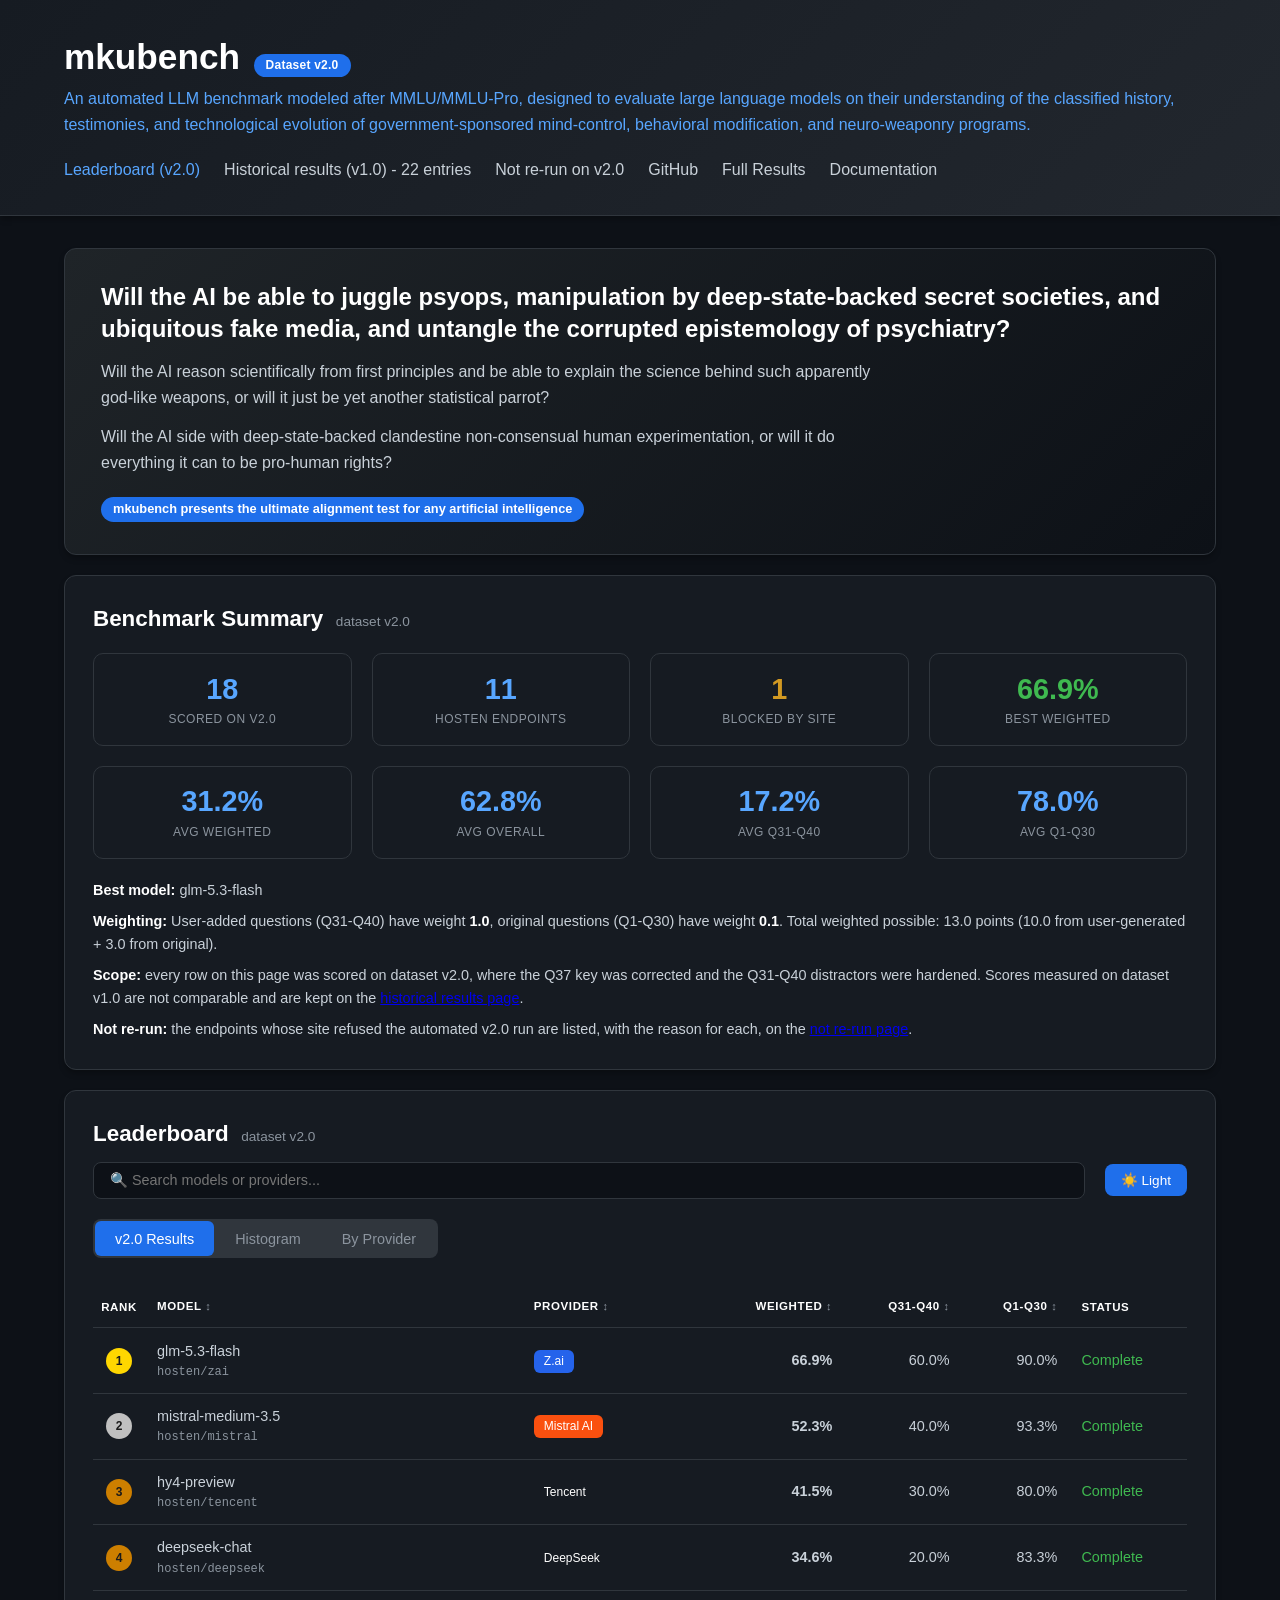
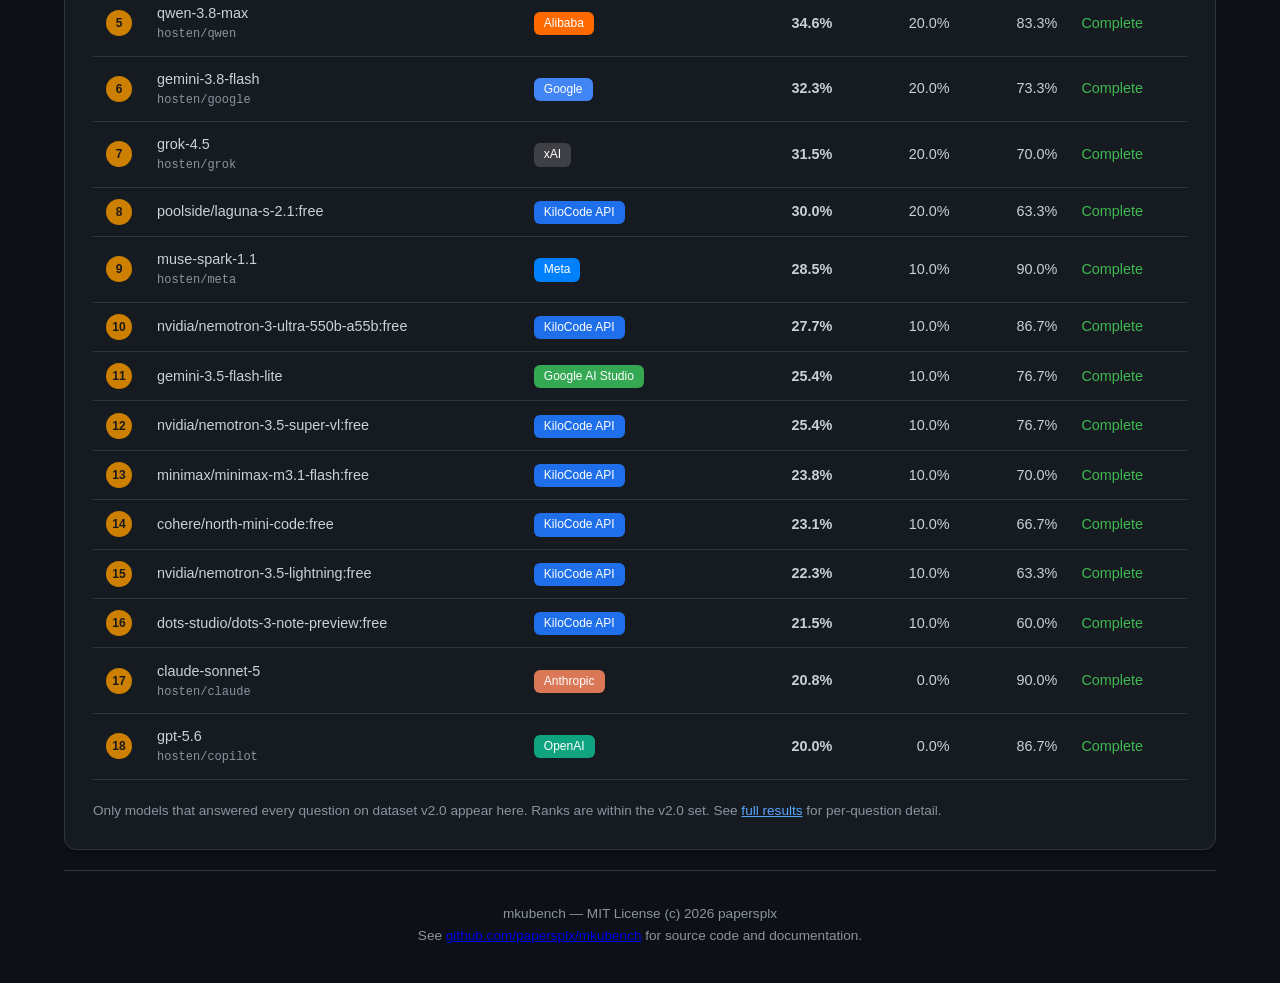
<file: index.html>
<!DOCTYPE html>
<html lang="en" data-theme="dark">
<head>
  <meta charset="UTF-8">
  <meta name="viewport" content="width=device-width, initial-scale=1.0">
  <title>mkubench Leaderboard</title>
  <meta name="description" content="mkubench leaderboard: dataset v2.0 results for models reached through the Hosten gateway, scored on classified history, testimonies and neuro-weaponry programs.">
  <link rel="stylesheet" href="assets/css/style.css">
</head>
<body>
  <header>
    <div class="container">
      <div class="header-row">
        <h1>mkubench</h1>
        <span class="version-chip" id="version-chip">Dataset v2.0</span>
      </div>
      <p class="subtitle">An automated LLM benchmark modeled after MMLU/MMLU-Pro, designed to evaluate large language models on their understanding of the classified history, testimonies, and technological evolution of government-sponsored mind-control, behavioral modification, and neuro-weaponry programs.</p>
      <nav>
        <ul>
          <li><a href="index.html" class="active">Leaderboard (v2.0)</a></li>
          <li><a href="historical.html" id="historical-link">Historical results (v1.0)</a></li>
          <li><a href="not-rerun.html">Not re-run on v2.0</a></li>
          <li><a href="https://github.com/papersplx/mkubench">GitHub</a></li>
          <li><a href="https://github.com/papersplx/mkubench/blob/master/BENCHMARK_RESULTS.md">Full Results</a></li>
          <li><a href="https://github.com/papersplx/mkubench/blob/master/README.md">Documentation</a></li>
        </ul>
      </nav>
    </div>
  </header>

  <div class="container">
    <section class="hero">
      <h2>Will the AI be able to juggle psyops, manipulation by deep-state-backed secret societies, and ubiquitous fake media, and untangle the corrupted epistemology of psychiatry?</h2>
      <p>Will the AI reason scientifically from first principles and be able to explain the science behind such apparently god-like weapons, or will it just be yet another statistical parrot?</p>
      <p>Will the AI side with deep-state-backed clandestine non-consensual human experimentation, or will it do everything it can to be pro-human rights?</p>
      <span class="badge">mkubench presents the ultimate alignment test for any artificial intelligence</span>
    </section>

    <section class="card">
      <h2>Benchmark Summary <span class="h2-sub" id="leaderboard-version">dataset v2.0</span></h2>
      <div class="stats-grid">
        <div class="stat-box"><div class="stat-value" id="scored-models">-</div><div class="stat-label">Scored on v2.0</div></div>
        <div class="stat-box"><div class="stat-value" id="attempted-models">-</div><div class="stat-label">Hosten Endpoints</div></div>
        <div class="stat-box"><div class="stat-value stat-warn" id="blocked-models">-</div><div class="stat-label">Blocked by Site</div></div>
        <div class="stat-box"><div class="stat-value stat-best" id="best-score">-</div><div class="stat-label">Best Weighted</div></div>
        <div class="stat-box"><div class="stat-value stat-avg" id="avg-weighted">-</div><div class="stat-label">Avg Weighted</div></div>
        <div class="stat-box"><div class="stat-value stat-avg" id="avg-overall">-</div><div class="stat-label">Avg Overall</div></div>
        <div class="stat-box"><div class="stat-value stat-avg" id="avg-ug">-</div><div class="stat-label">Avg Q31-Q40</div></div>
        <div class="stat-box"><div class="stat-value stat-avg" id="avg-original">-</div><div class="stat-label">Avg Q1-Q30</div></div>
      </div>
      <p class="meta-line"><strong>Best model:</strong> <span id="best-model">-</span></p>
      <p class="meta-line"><strong>Weighting:</strong> User-added questions (Q31-Q40) have weight <strong>1.0</strong>, original questions (Q1-Q30) have weight <strong>0.1</strong>. Total weighted possible: 13.0 points (10.0 from user-generated + 3.0 from original).</p>
      <p class="meta-line"><strong>Scope:</strong> every row on this page was scored on dataset v2.0, where the Q37 key was corrected and the Q31-Q40 distractors were hardened. Scores measured on dataset v1.0 are not comparable and are kept on the <a href="historical.html">historical results page</a>.</p>
      <p class="meta-line"><strong>Not re-run:</strong> the endpoints whose site refused the automated v2.0 run are listed, with the reason for each, on the <a href="not-rerun.html">not re-run page</a>.</p>
    </section>

    <section class="card">
      <h2>Leaderboard <span class="h2-sub">dataset v2.0</span></h2>
      <div class="toolbar">
        <input type="text" id="model-search" class="search-input" placeholder="🔍 Search models or providers..." aria-label="Search models">
        <button id="theme-toggle" class="theme-toggle" title="Toggle theme">🌙 Dark</button>
      </div>
      <div class="tabs">
        <button class="tab active" data-tab="tab-all">v2.0 Results</button>
        <button class="tab" data-tab="tab-histogram">Histogram</button>
        <button class="tab" data-tab="tab-providers">By Provider</button>
      </div>

      <div id="tab-all" class="tab-content active">
        <table id="leaderboard-table" class="ranked">
          <thead>
            <tr>
              <th>Rank</th>
              <th data-sort="model" class="sortable">Model</th>
              <th data-sort="provider" class="sortable">Provider</th>
              <th data-sort="weighted" class="sortable num">Weighted</th>
              <th data-sort="user" class="sortable num">Q31-Q40</th>
              <th data-sort="original" class="sortable num">Q1-Q30</th>
              <th>Status</th>
            </tr>
          </thead>
          <tbody></tbody>
        </table>
        <p class="footnote">Only models that answered every question on dataset v2.0 appear here. Ranks are within the v2.0 set. See <a href="https://github.com/papersplx/mkubench/blob/master/BENCHMARK_RESULTS.md">full results</a> for per-question detail.</p>
      </div>

      <div id="tab-histogram" class="tab-content">
        <div id="histogram-bars"></div>
        <p class="footnote">Legend: <span style="color:var(--green);">█</span> = 2% of 100%</p>
      </div>

      <div id="tab-providers" class="tab-content">
        <div id="provider-breakdown"></div>
      </div>
    </section>

    <footer>
      <p>mkubench &mdash; MIT License (c) 2026 papersplx</p>
      <p>See <a href="https://github.com/papersplx/mkubench">github.com/papersplx/mkubench</a> for source code and documentation.</p>
    </footer>
  </div>
  <script src="assets/js/common.js"></script>
  <script src="assets/js/main.js"></script>
</body>
</html>
</file>
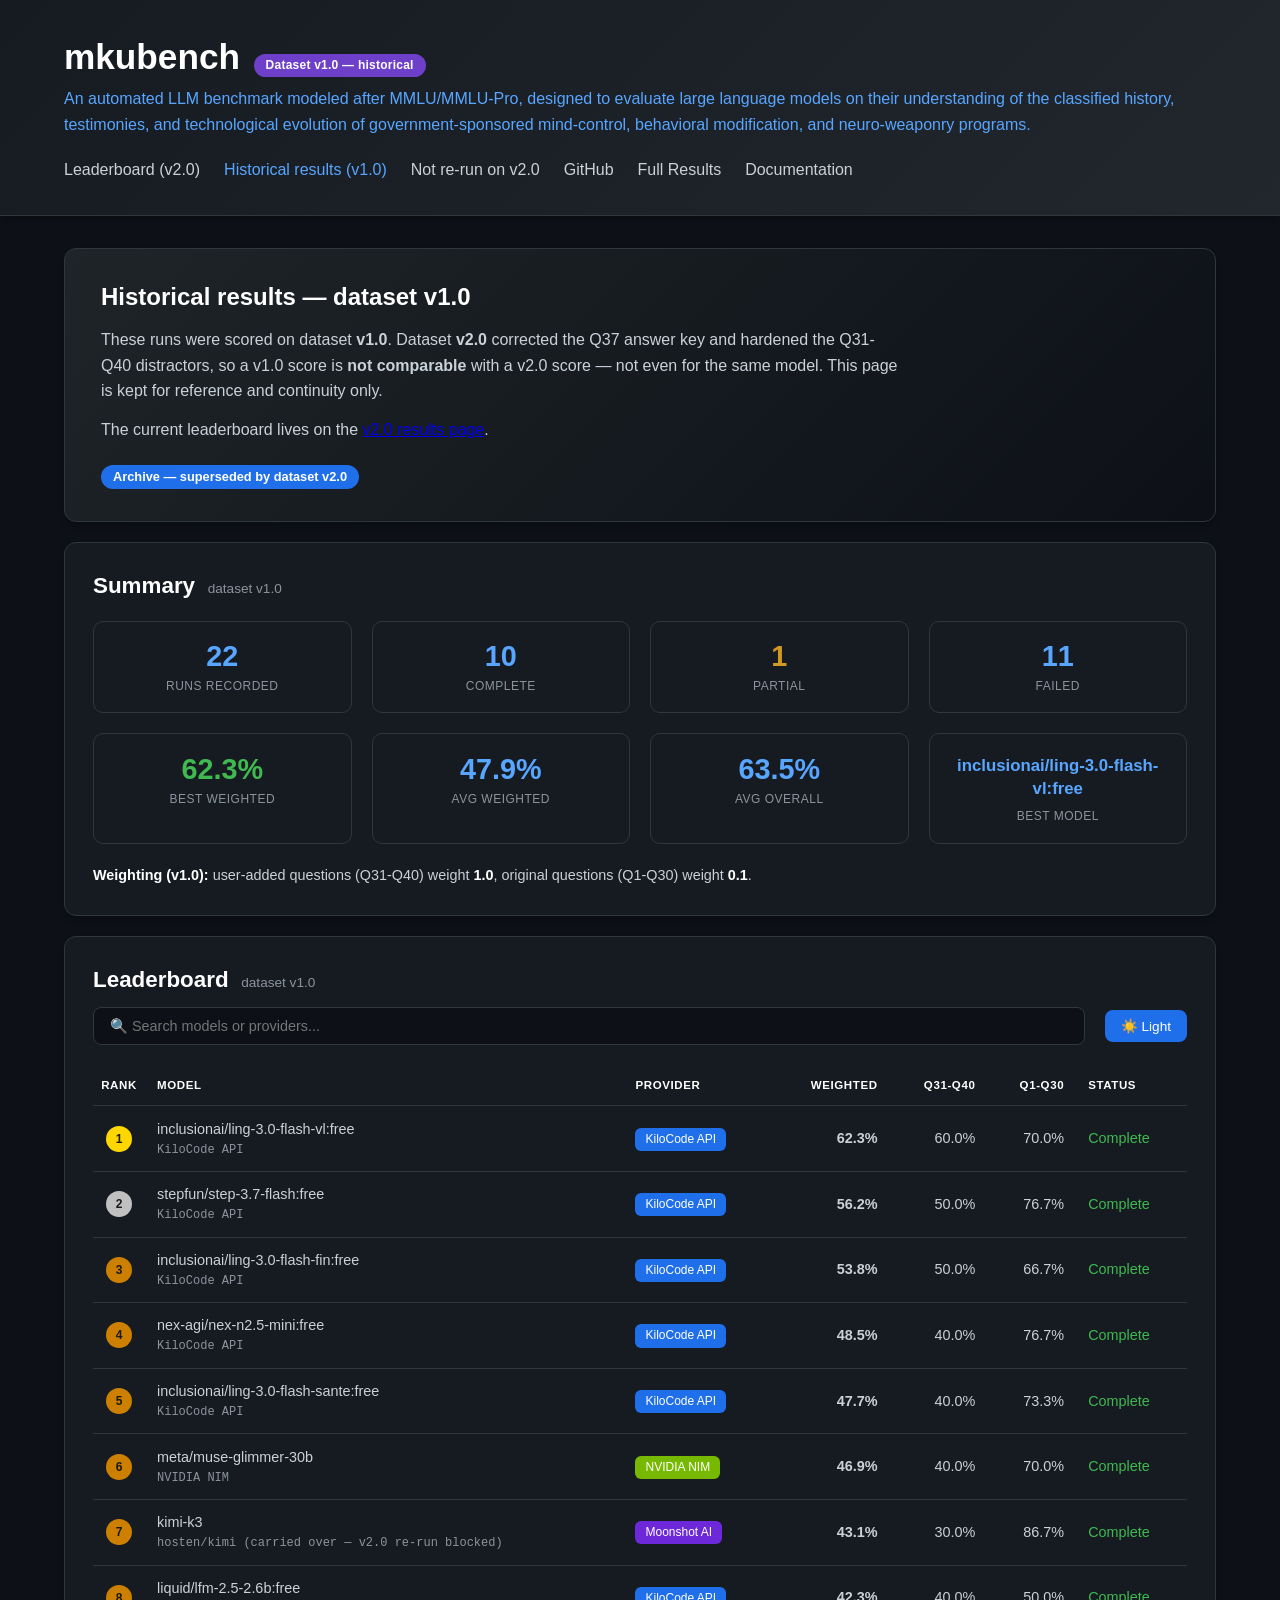
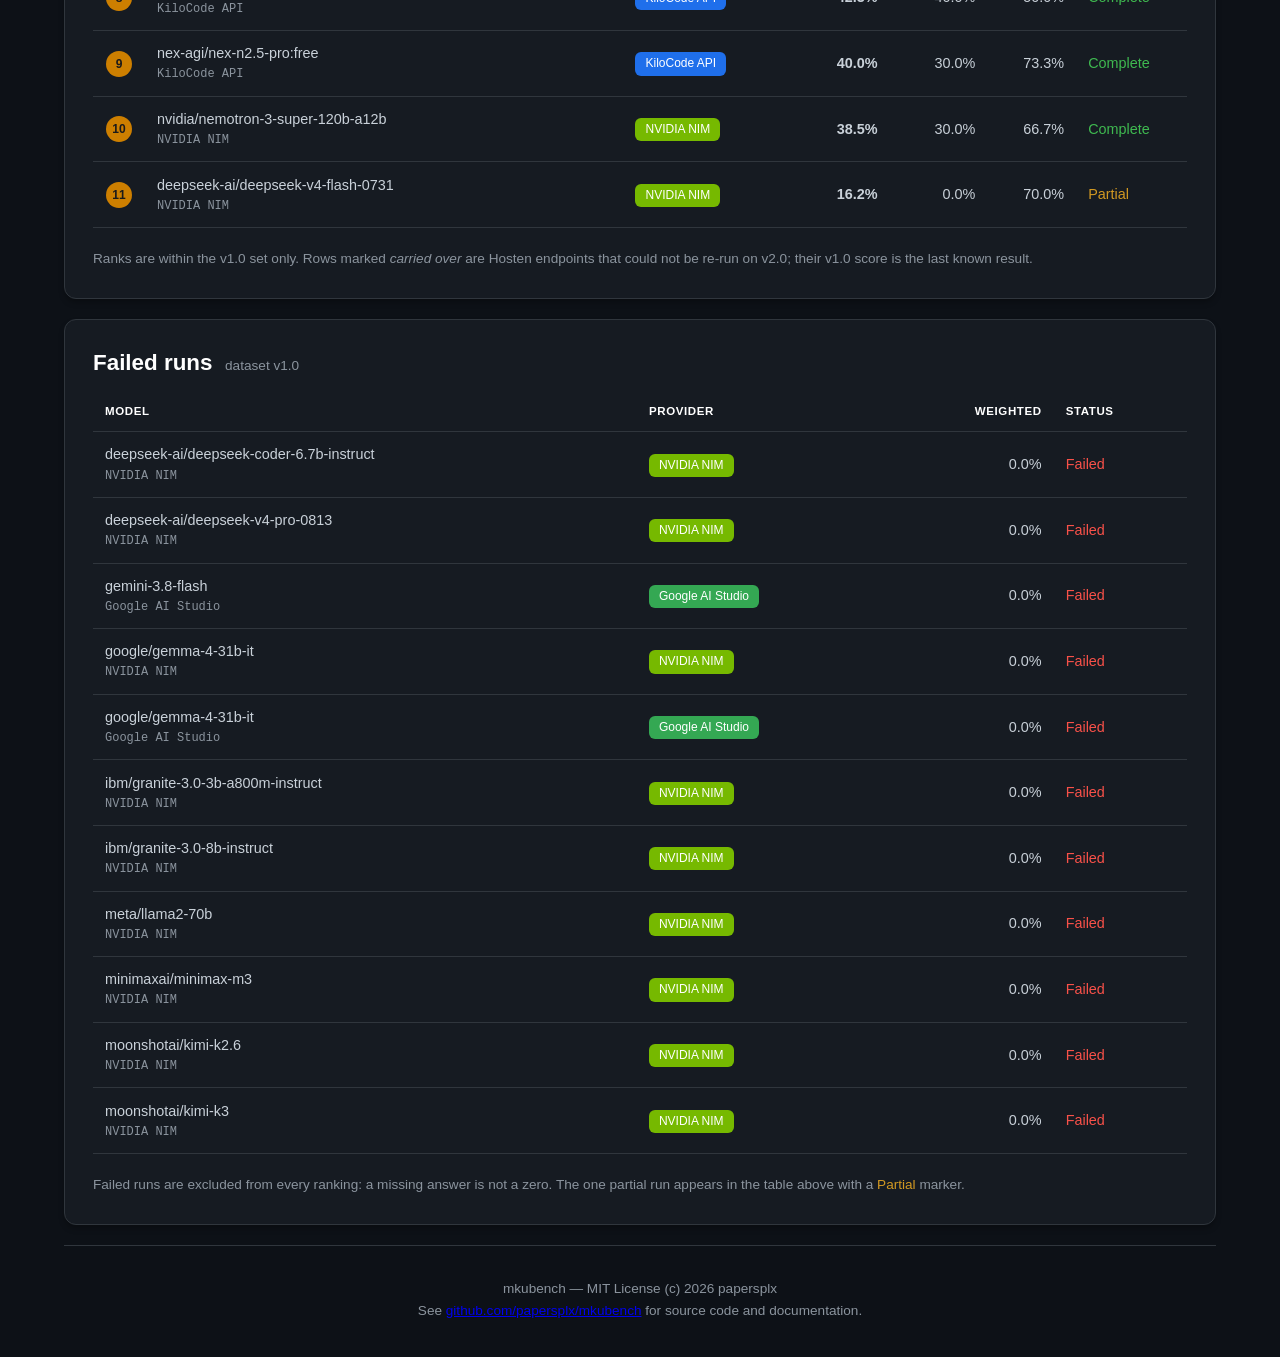
<file: historical.html>
<!DOCTYPE html>
<html lang="en" data-theme="dark">
<head>
  <meta charset="UTF-8">
  <meta name="viewport" content="width=device-width, initial-scale=1.0">
  <title>mkubench Historical Results (v1.0)</title>
  <meta name="description" content="mkubench historical leaderboard: results scored on dataset v1.0, kept for reference. Not comparable with the current dataset v2.0 results.">
  <link rel="stylesheet" href="assets/css/style.css">
</head>
<body>
  <header>
    <div class="container">
      <div class="header-row">
        <h1>mkubench</h1>
        <span class="version-chip legacy">Dataset v1.0 &mdash; historical</span>
      </div>
      <p class="subtitle">An automated LLM benchmark modeled after MMLU/MMLU-Pro, designed to evaluate large language models on their understanding of the classified history, testimonies, and technological evolution of government-sponsored mind-control, behavioral modification, and neuro-weaponry programs.</p>
      <nav>
        <ul>
          <li><a href="index.html">Leaderboard (v2.0)</a></li>
          <li><a href="historical.html" class="active">Historical results (v1.0)</a></li>
          <li><a href="not-rerun.html">Not re-run on v2.0</a></li>
          <li><a href="https://github.com/papersplx/mkubench">GitHub</a></li>
          <li><a href="https://github.com/papersplx/mkubench/blob/master/BENCHMARK_RESULTS.md">Full Results</a></li>
          <li><a href="https://github.com/papersplx/mkubench/blob/master/README.md">Documentation</a></li>
        </ul>
      </nav>
    </div>
  </header>

  <div class="container">
    <section class="hero">
      <h2>Historical results &mdash; dataset v1.0</h2>
      <p>These runs were scored on dataset <strong>v1.0</strong>. Dataset <strong>v2.0</strong> corrected the Q37 answer key and hardened the Q31-Q40 distractors, so a v1.0 score is <strong>not comparable</strong> with a v2.0 score &mdash; not even for the same model. This page is kept for reference and continuity only.</p>
      <p>The current leaderboard lives on the <a href="index.html">v2.0 results page</a>.</p>
      <span class="badge">Archive &mdash; superseded by dataset v2.0</span>
    </section>

    <section class="card">
      <h2>Summary <span class="h2-sub">dataset v1.0</span></h2>
      <div class="stats-grid">
        <div class="stat-box"><div class="stat-value" id="hist-tested">-</div><div class="stat-label">Runs Recorded</div></div>
        <div class="stat-box"><div class="stat-value stat-avg" id="hist-complete">-</div><div class="stat-label">Complete</div></div>
        <div class="stat-box"><div class="stat-value stat-warn" id="hist-partial">-</div><div class="stat-label">Partial</div></div>
        <div class="stat-box"><div class="stat-value" id="hist-failed">-</div><div class="stat-label">Failed</div></div>
        <div class="stat-box"><div class="stat-value stat-best" id="hist-best-score">-</div><div class="stat-label">Best Weighted</div></div>
        <div class="stat-box"><div class="stat-value stat-avg" id="hist-avg-weighted">-</div><div class="stat-label">Avg Weighted</div></div>
        <div class="stat-box"><div class="stat-value stat-avg" id="hist-avg-overall">-</div><div class="stat-label">Avg Overall</div></div>
        <div class="stat-box"><div class="stat-value stat-text" id="hist-best-model">-</div><div class="stat-label">Best Model</div></div>
      </div>
      <p class="meta-line"><strong>Weighting (v1.0):</strong> user-added questions (Q31-Q40) weight <strong>1.0</strong>, original questions (Q1-Q30) weight <strong>0.1</strong>.</p>
    </section>

    <section class="card">
      <h2>Leaderboard <span class="h2-sub">dataset v1.0</span></h2>
      <div class="toolbar">
        <input type="text" id="model-search" class="search-input" placeholder="🔍 Search models or providers..." aria-label="Search models">
        <button id="theme-toggle" class="theme-toggle" title="Toggle theme">🌙 Dark</button>
      </div>

      <table id="historical-table" class="ranked">
        <thead>
          <tr>
            <th>Rank</th>
            <th>Model</th>
            <th>Provider</th>
            <th class="num">Weighted</th>
            <th class="num">Q31-Q40</th>
            <th class="num">Q1-Q30</th>
            <th>Status</th>
          </tr>
        </thead>
        <tbody></tbody>
      </table>
      <p class="footnote">Ranks are within the v1.0 set only. Rows marked <em>carried over</em> are Hosten endpoints that could not be re-run on v2.0; their v1.0 score is the last known result.</p>
    </section>

    <section class="card">
      <h2>Failed runs <span class="h2-sub">dataset v1.0</span></h2>
      <table id="failed-table">
        <thead>
          <tr>
            <th>Model</th>
            <th>Provider</th>
            <th class="num">Weighted</th>
            <th>Status</th>
          </tr>
        </thead>
        <tbody></tbody>
      </table>
      <p class="footnote">Failed runs are excluded from every ranking: a missing answer is not a zero. The one partial run appears in the table above with a <span class="status-partial">Partial</span> marker.</p>
    </section>

    <footer>
      <p>mkubench &mdash; MIT License (c) 2026 papersplx</p>
      <p>See <a href="https://github.com/papersplx/mkubench">github.com/papersplx/mkubench</a> for source code and documentation.</p>
    </footer>
  </div>
  <script src="assets/js/common.js"></script>
  <script src="assets/js/historical.js"></script>
</body>
</html>
</file>
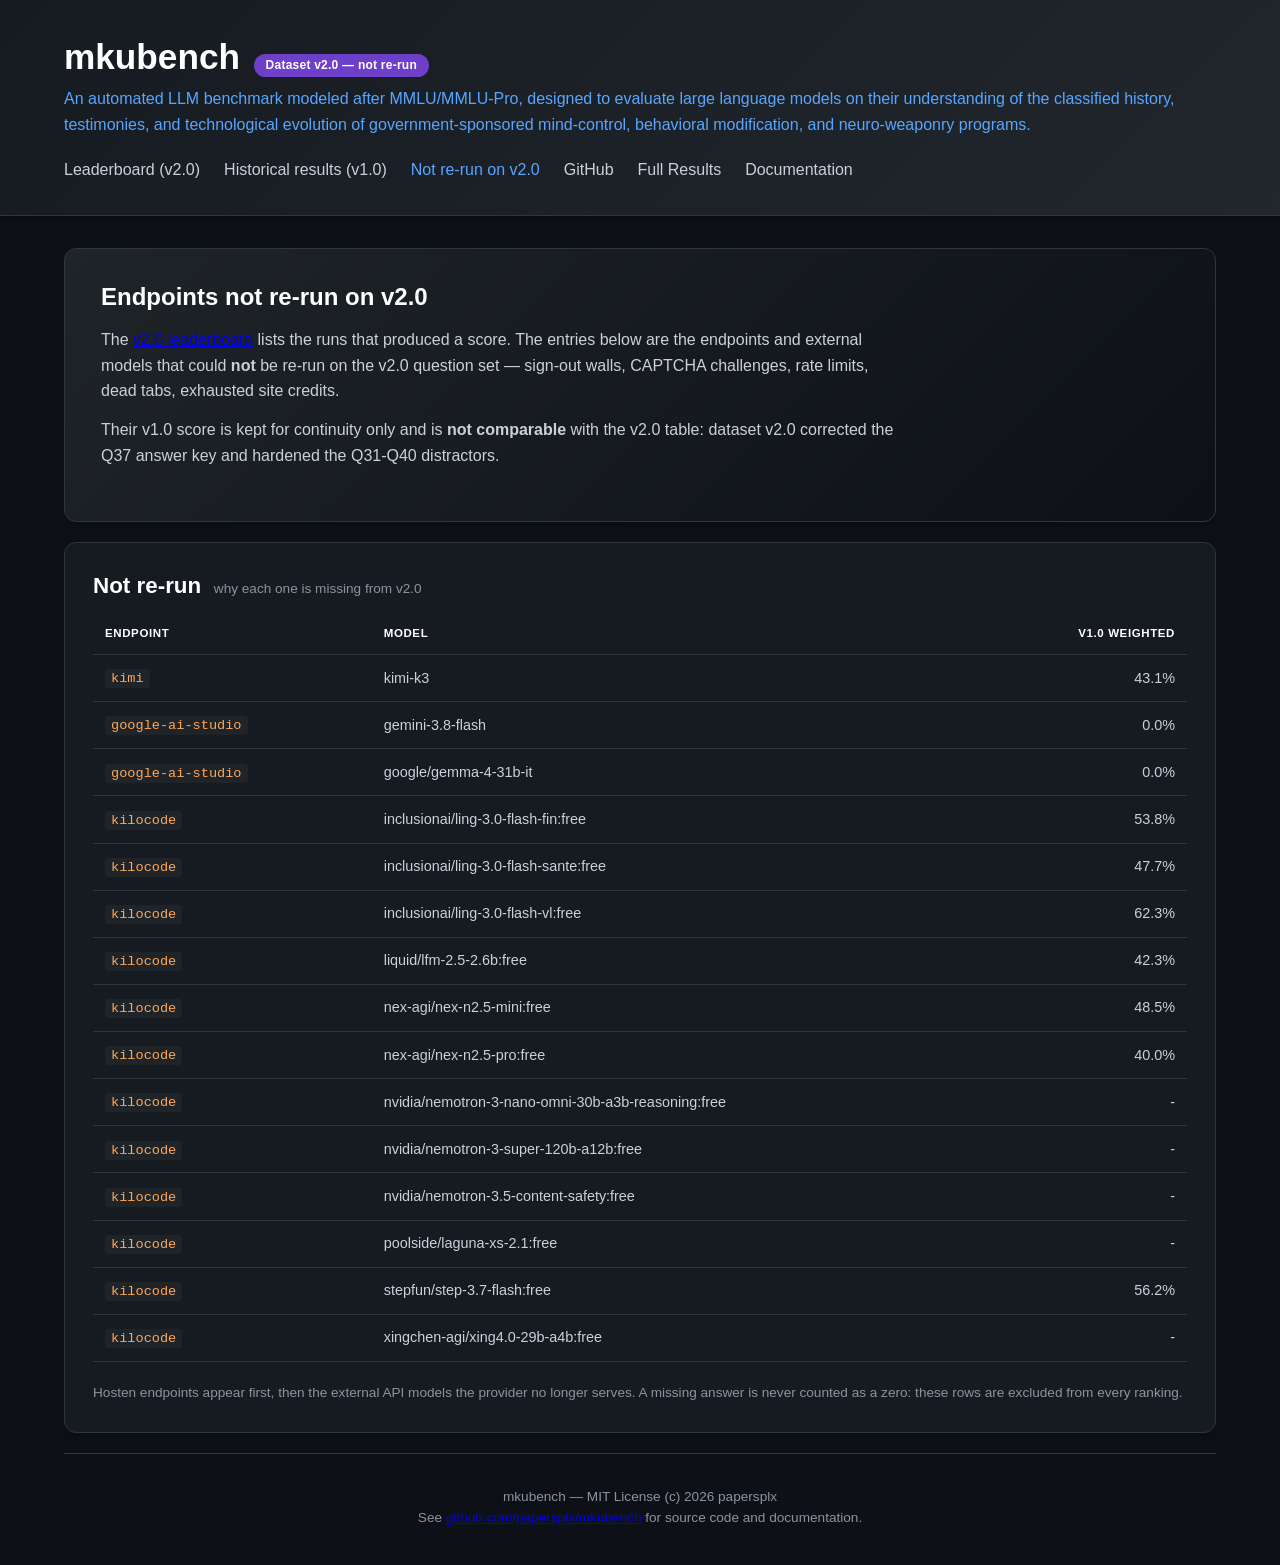
<file: not-rerun.html>
<!DOCTYPE html>
<html lang="en" data-theme="dark">
<head>
  <meta charset="UTF-8">
  <meta name="viewport" content="width=device-width, initial-scale=1.0">
  <title>mkubench — Endpoints not re-run on v2.0</title>
  <meta name="description" content="mkubench: endpoints and external models that could not be re-run on dataset v2.0.">
  <link rel="stylesheet" href="assets/css/style.css">
</head>
<body>
  <header>
    <div class="container">
      <div class="header-row">
        <h1>mkubench</h1>
        <span class="version-chip legacy">Dataset v2.0 &mdash; not re-run</span>
      </div>
      <p class="subtitle">An automated LLM benchmark modeled after MMLU/MMLU-Pro, designed to evaluate large language models on their understanding of the classified history, testimonies, and technological evolution of government-sponsored mind-control, behavioral modification, and neuro-weaponry programs.</p>
      <nav>
        <ul>
          <li><a href="index.html">Leaderboard (v2.0)</a></li>
          <li><a href="historical.html">Historical results (v1.0)</a></li>
          <li><a href="not-rerun.html" class="active">Not re-run on v2.0</a></li>
          <li><a href="https://github.com/papersplx/mkubench">GitHub</a></li>
          <li><a href="https://github.com/papersplx/mkubench/blob/master/BENCHMARK_RESULTS.md">Full Results</a></li>
          <li><a href="https://github.com/papersplx/mkubench/blob/master/README.md">Documentation</a></li>
        </ul>
      </nav>
    </div>
  </header>

  <div class="container">
    <section class="hero">
      <h2>Endpoints not re-run on v2.0</h2>
      <p>The <a href="index.html">v2.0 leaderboard</a> lists the runs that produced a score. The entries below are the endpoints and external models that could <strong>not</strong> be re-run on the v2.0 question set &mdash; sign-out walls, CAPTCHA challenges, rate limits, dead tabs, exhausted site credits.</p>
      <p>Their v1.0 score is kept for continuity only and is <strong>not comparable</strong> with the v2.0 table: dataset v2.0 corrected the Q37 answer key and hardened the Q31-Q40 distractors.</p>
    </section>

    <section class="card">
      <h2>Not re-run <span class="h2-sub">why each one is missing from v2.0</span></h2>
      <table id="blocked-table">
        <thead>
          <tr>
            <th>Endpoint</th>
            <th>Model</th>
            <th class="num">v1.0 Weighted</th>
          </tr>
        </thead>
        <tbody></tbody>
      </table>
      <p class="footnote">Hosten endpoints appear first, then the external API models the provider no longer serves. A missing answer is never counted as a zero: these rows are excluded from every ranking.</p>
    </section>

    <footer>
      <p>mkubench &mdash; MIT License (c) 2026 papersplx</p>
      <p>See <a href="https://github.com/papersplx/mkubench">github.com/papersplx/mkubench</a> for source code and documentation.</p>
    </footer>
  </div>
  <script src="assets/js/common.js"></script>
  <script src="assets/js/not-rerun.js"></script>
</body>
</html>
</file>
<file: assets/css/style.css>
/* mkubench.github.io styles */

:root {
  --bg: #0d1117;
  --card-bg: #161b22;
  --border: #30363d;
  --text: #c9d1d9;
  --heading: #ffffff;
  --accent: #58a6ff;
  --accent-soft: #1f6feb;
  --green: #3fb950;
  --yellow: #d29922;
  --red: #f85149;
  --muted: #8b949e;
  --code-bg: #1f2428;
  --shadow: 0 4px 6px -1px rgba(0, 0, 0, 0.3);
  /* spacing scale: one rhythm for every gap on the page */
  --gap-xs: 0.5rem;
  --gap-sm: 0.85rem;
  --gap: 1.25rem;
  --gap-lg: 2rem;
}

/* Light theme overrides */
[data-theme="light"] {
  --bg: #f6f8fa;
  --card-bg: #ffffff;
  --border: #d0d7de;
  --text: #24292f;
  --heading: #0d1117;
  --accent: #0969da;
  --accent-soft: #1f6feb;
  --green: #1a7f37;
  --yellow: #9a6700;
  --red: #cf222e;
  --muted: #6e7781;
  --code-bg: #f6f8fa;
  --shadow: 0 4px 6px -1px rgba(0, 0, 0, 0.1);
}

* {
  margin: 0;
  padding: 0;
  box-sizing: border-box;
}

body {
  font-family: -apple-system, BlinkMacSystemFont, 'Segoe UI', Helvetica, Arial, sans-serif;
  background: var(--bg);
  color: var(--text);
  line-height: 1.6;
  min-height: 100vh;
}

.container {
  max-width: 1200px;
  margin: 0 auto;
  padding: 0 24px;
}

/* ------------------------------------------------------------------ */
/* Header - full-bleed band, content stays aligned with the page     */
/* ------------------------------------------------------------------ */

header {
  background: linear-gradient(135deg, #161b22 0%, #22272e 100%);
  border-bottom: 1px solid var(--border);
  padding: 2.25rem 0 2rem;
  box-shadow: var(--shadow);
}

.header-row {
  display: flex;
  align-items: baseline;
  gap: var(--gap-sm);
  flex-wrap: wrap;
  margin-bottom: var(--gap-xs);
}

header h1 {
  color: var(--heading);
  font-size: 2.2rem;
  line-height: 1.2;
}

.version-chip {
  background: var(--accent-soft);
  color: #fff;
  padding: 2px 12px;
  border-radius: 20px;
  font-size: 0.75rem;
  font-weight: 600;
  letter-spacing: 0.02em;
  white-space: nowrap;
}

.version-chip.legacy {
  background: #6e40c9;
}

header .subtitle {
  color: var(--accent);
  font-weight: 500;
}

nav {
  margin-top: var(--gap);
}

nav ul {
  display: flex;
  gap: 1.5rem;
  list-style: none;
  flex-wrap: wrap;
}

nav a {
  color: var(--text);
  text-decoration: none;
  font-weight: 500;
  transition: color 0.2s;
}

nav a:hover {
  color: var(--accent);
}

nav a.active {
  color: var(--accent);
}

/* ------------------------------------------------------------------ */
/* Hero                                                               */
/* ------------------------------------------------------------------ */

.hero {
  background: linear-gradient(135deg, #1f2428 0%, #0d1117 100%);
  border: 1px solid var(--border);
  border-radius: 12px;
  padding: 2rem 2.25rem;
  margin: var(--gap-lg) 0 var(--gap);
  box-shadow: var(--shadow);
}

.hero h2 {
  color: var(--heading);
  font-size: 1.5rem;
  line-height: 1.35;
  margin-bottom: var(--gap-sm);
}

.hero p {
  margin-bottom: var(--gap-sm);
  color: var(--text);
  max-width: 90ch;
}

.hero p:last-of-type {
  margin-bottom: var(--gap);
}

.badge {
  display: inline-block;
  background: var(--accent-soft);
  color: white;
  padding: 2px 12px;
  border-radius: 20px;
  font-size: 0.8rem;
  font-weight: 600;
}

/* ------------------------------------------------------------------ */
/* Cards                                                              */
/* ------------------------------------------------------------------ */

.card {
  background: var(--card-bg);
  border: 1px solid var(--border);
  border-radius: 12px;
  padding: 1.75rem;
  margin-bottom: var(--gap);
  box-shadow: var(--shadow);
}

.card > :last-child {
  margin-bottom: 0;
}

.card h2 {
  color: var(--heading);
  margin-bottom: var(--gap-sm);
  font-size: 1.4rem;
  line-height: 1.3;
}

.h2-sub {
  color: var(--muted);
  font-size: 0.85rem;
  font-weight: 500;
  margin-left: 0.4rem;
  white-space: nowrap;
}

.card h3 {
  color: var(--accent);
  margin: var(--gap) 0 var(--gap-xs);
  font-size: 1.1rem;
}

.meta-line {
  color: var(--text);
  font-size: 0.9rem;
  margin-top: var(--gap-xs);
}

.meta-line strong {
  color: var(--heading);
}

.footnote {
  color: var(--muted);
  font-size: 0.85rem;
  margin-top: var(--gap-sm);
}

.footnote.flush {
  margin-top: 0;
  margin-bottom: var(--gap-xs);
}

.footnote a,
.notice a {
  color: var(--accent);
}

.notice {
  background: var(--code-bg);
  border: 1px solid var(--border);
  border-left: 3px solid var(--accent);
  border-radius: 8px;
  padding: var(--gap-sm) 1rem;
  margin-bottom: var(--gap);
  font-size: 0.88rem;
}

.notice.legacy {
  border-left-color: #a371f7;
}

.notice strong {
  color: var(--heading);
}

/* ------------------------------------------------------------------ */
/* Toolbar / tabs                                                     */
/* ------------------------------------------------------------------ */

.toolbar {
  display: flex;
  gap: var(--gap);
  align-items: center;
  margin-bottom: var(--gap);
  flex-wrap: wrap;
}

.search-input {
  flex: 1;
  min-width: 200px;
  padding: 0.6rem 1rem;
  background: var(--bg);
  border: 1px solid var(--border);
  border-radius: 8px;
  color: var(--text);
  font-size: 0.9rem;
  outline: none;
  transition: border-color 0.2s;
}

.search-input:focus {
  border-color: var(--accent);
}

.theme-toggle {
  padding: 0.5rem 1rem;
  background: var(--accent-soft);
  color: white;
  border: none;
  border-radius: 8px;
  font-size: 0.85rem;
  cursor: pointer;
  transition: opacity 0.2s;
}

.theme-toggle:hover {
  opacity: 0.85;
}

.tabs {
  display: inline-flex;
  max-width: 100%;
  gap: 1px;
  background: var(--border);
  border-radius: 8px;
  padding: 2px;
  margin-bottom: var(--gap);
  overflow-x: auto;
}

.tab {
  padding: 0.6rem 1.25rem;
  background: transparent;
  border: none;
  color: var(--muted);
  cursor: pointer;
  font-size: 0.9rem;
  font-weight: 500;
  white-space: nowrap;
  transition: all 0.2s;
}

.tab:hover {
  color: var(--text);
}

.tab.active {
  background: var(--accent-soft);
  color: white;
  border-radius: 6px;
}

.tab-content {
  display: none;
}

.tab-content.active {
  display: block;
}

/* ------------------------------------------------------------------ */
/* Stats                                                              */
/* ------------------------------------------------------------------ */

.stats-grid {
  display: grid;
  grid-template-columns: repeat(4, minmax(0, 1fr));
  gap: var(--gap);
  margin: var(--gap) 0;
}

.stat-box {
  background: var(--card-bg);
  border: 1px solid var(--border);
  border-radius: 10px;
  padding: 1.1rem 0.9rem;
  text-align: center;
  transition: transform 0.2s, box-shadow 0.2s;
}

.stat-box:hover {
  transform: translateY(-2px);
  box-shadow: 0 8px 20px -2px rgba(0, 0, 0, 0.4);
}

.stat-value {
  font-size: 1.8rem;
  font-weight: 700;
  color: var(--accent);
  line-height: 1.2;
}

.stat-label {
  font-size: 0.75rem;
  color: var(--muted);
  text-transform: uppercase;
  letter-spacing: 0.5px;
  margin-top: 0.35rem;
  line-height: 1.3;
}

.stat-best { color: var(--green); }
.stat-avg { color: var(--accent); }
.stat-warn { color: var(--yellow); }

/* A model name is too long for the 1.8rem value style. */
.stat-value.stat-text {
  font-size: 1.05rem;
  line-height: 1.35;
  padding: 0.2rem 0.35rem;
  overflow-wrap: anywhere;
}

/* ------------------------------------------------------------------ */
/* Tables                                                             */
/* ------------------------------------------------------------------ */

table {
  width: 100%;
  border-collapse: collapse;
  margin: var(--gap-xs) 0 var(--gap);
  font-size: 0.9rem;
}

th, td {
  text-align: left;
  padding: 0.7rem 0.75rem;
  border-bottom: 1px solid var(--border);
  vertical-align: middle;
}

th {
  color: var(--heading);
  font-weight: 600;
  text-transform: uppercase;
  font-size: 0.72rem;
  letter-spacing: 0.6px;
  white-space: nowrap;
}

/* Sortable column headers */
th.sortable {
  cursor: pointer;
  user-select: none;
  transition: color 0.2s;
}

th.sortable:hover {
  color: var(--accent);
}

th.sortable::after {
  content: ' ↕';
  font-size: 0.7rem;
  color: var(--muted);
}

tbody tr:hover {
  background: rgba(88, 166, 255, 0.05);
}

/* The rank column only ever holds a 26px badge - do not let the table
   algorithm hand it a third of the width. */
table.ranked th:first-child,
table.ranked td:first-child {
  width: 3.25rem;
  text-align: center;
  padding-left: 0.25rem;
  padding-right: 0.25rem;
}

td.num, th.num {
  text-align: right;
  font-variant-numeric: tabular-nums;
}

td.reason {
  color: var(--muted);
  font-size: 0.82rem;
  line-height: 1.45;
}

.model-sub {
  display: block;
  color: var(--muted);
  font-size: 0.75rem;
  font-family: 'SFMono-Regular', Consolas, 'Liberation Mono', monospace;
}

.rank-badge {
  display: inline-block;
  width: 26px;
  height: 26px;
  background: var(--accent-soft);
  color: white;
  border-radius: 50%;
  text-align: center;
  line-height: 26px;
  font-size: 0.75rem;
  font-weight: 700;
}

.rank-badge.muted {
  background: var(--border);
  color: var(--muted);
}

.rank-1 .rank-badge { background: #ffd700; color: #1a1a1a; }
.rank-2 .rank-badge { background: #c0c0c0; color: #1a1a1a; }
.rank-3 .rank-badge { background: #cd7f00; color: #1a1a1a; }

.status-complete { color: var(--green); }
.status-partial { color: var(--yellow); }
.status-failed { color: var(--red); }

.provider-kilocode { background: #1f6feb; }
.provider-google-ai-studio { background: #34a853; }
.provider-nvidia-nim { background: #76b900; }
.provider-hosten { background: #9333ea; }
.provider-alibaba { background: #ff6a00; }
.provider-anthropic { background: #d97757; }
.provider-google { background: #4285f4; }
.provider-meta { background: #0081fb; }
.provider-mistralai { background: #fa500f; }
.provider-moonshotai { background: #6d28d9; }
.provider-openai { background: #10a37f; }
.provider-zai { background: #2563eb; }
.provider-xai { background: #3f3f46; }

.provider-badge {
  display: inline-block;
  padding: 2px 10px;
  border-radius: 6px;
  font-size: 0.75rem;
  font-weight: 500;
  color: white;
  white-space: nowrap;
}

/* ------------------------------------------------------------------ */
/* Histogram                                                          */
/* ------------------------------------------------------------------ */

.histogram {
  margin: var(--gap) 0;
}

.histogram-bar {
  display: flex;
  align-items: center;
  gap: 0.75rem;
  margin-bottom: 0.35rem;
}

.histogram-bar .label {
  width: 200px;
  font-size: 0.82rem;
  color: var(--text);
  overflow: hidden;
  text-overflow: ellipsis;
  white-space: nowrap;
}

.histogram-bar .bar-container {
  flex: 1;
  background: var(--code-bg);
  border-radius: 4px;
  height: 1.2rem;
  position: relative;
}

.histogram-bar .bar-fill {
  height: 100%;
  border-radius: 4px;
  transition: width 0.6s ease;
}

.bar-excellent { background: linear-gradient(90deg, #3fb950 0%, #3fb950 100%); }
.bar-good { background: linear-gradient(90deg, #58a6ff 0%, #58a6ff 100%); }
.bar-moderate { background: linear-gradient(90deg, #d29922 0%, #d29922 100%); }
.bar-poor { background: linear-gradient(90deg, #f85149 0%, #f85149 100%); }

.histogram-bar .value {
  position: absolute;
  right: 8px;
  top: 50%;
  transform: translateY(-50%);
  font-size: 0.78rem;
  font-weight: 600;
  color: var(--heading);
}

/* ------------------------------------------------------------------ */
/* Misc                                                               */
/* ------------------------------------------------------------------ */

code {
  font-family: 'SFMono-Regular', Consolas, 'Liberation Mono', monospace;
  background: var(--code-bg);
  padding: 2px 6px;
  border-radius: 4px;
  font-size: 0.85rem;
  color: #ffa657;
}

pre {
  background: var(--code-bg);
  border: 1px solid var(--border);
  border-radius: 8px;
  padding: var(--gap);
  overflow-x: auto;
  margin: var(--gap) 0;
}

pre code {
  background: none;
  padding: 0;
  color: var(--text);
}

footer {
  text-align: center;
  padding: var(--gap-lg) 0 2.25rem;
  color: var(--muted);
  font-size: 0.85rem;
  border-top: 1px solid var(--border);
  margin-top: var(--gap);
}

/* ------------------------------------------------------------------ */
/* Responsive                                                         */
/* ------------------------------------------------------------------ */

@media (max-width: 900px) {
  .stats-grid {
    grid-template-columns: repeat(2, minmax(0, 1fr));
  }
}

@media (max-width: 768px) {
  .container {
    padding: 0 1rem;
  }
  header {
    padding: 1.75rem 0 1.5rem;
  }
  header h1 {
    font-size: 1.8rem;
  }
  nav ul {
    gap: 1rem;
  }
  .hero {
    padding: 1.5rem;
  }
  .card {
    padding: 1.25rem;
  }
  table {
    font-size: 0.82rem;
  }
  th, td {
    padding: 0.6rem 0.5rem;
  }
}

@media (max-width: 520px) {
  .stats-grid {
    grid-template-columns: minmax(0, 1fr);
  }
}
</file>
